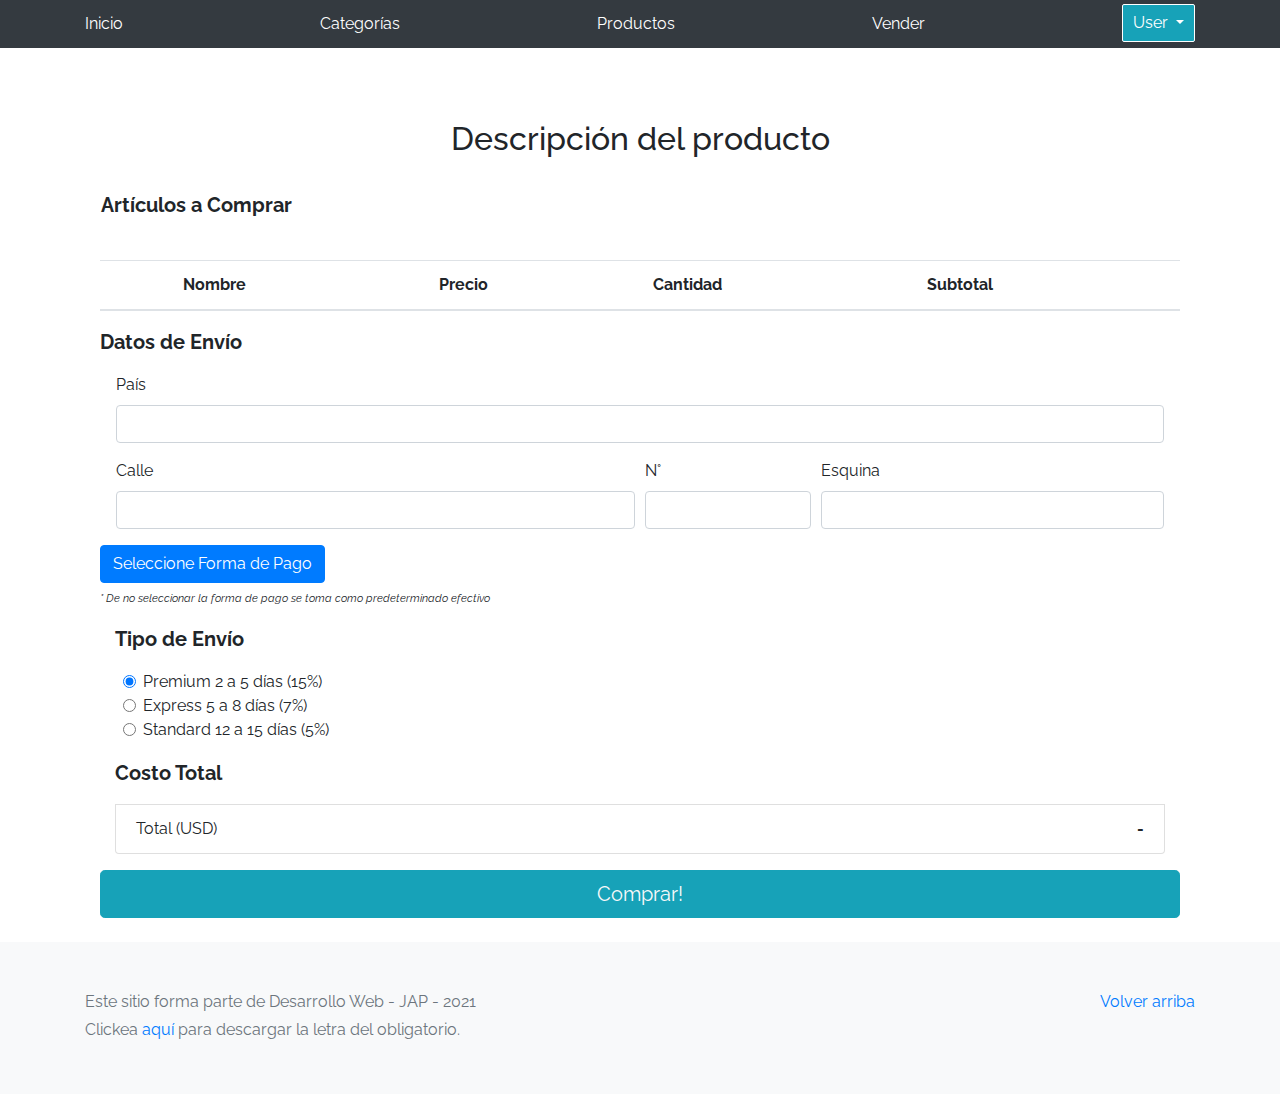
<file: cart.html>
<!DOCTYPE html>
<!-- saved from url=(0049)https://getbootstrap.com/docs/4.3/examples/album/ -->
<html lang="en">

<head>
  <meta http-equiv="Content-Type" content="text/html; charset=UTF-8">

  <meta name="viewport" content="width=device-width, initial-scale=1, shrink-to-fit=no">
  <meta name="description" content="">
  <title>eMercado - Todo lo que busques está aquí</title>

  <link rel="canonical" href="https://getbootstrap.com/docs/4.3/examples/album/">
  <link href="https://fonts.googleapis.com/css?family=Raleway:300,300i,400,400i,700,700i,900,900i" rel="stylesheet">

  <style>
    .bd-placeholder-img {
      font-size: 1.125rem;
      text-anchor: middle;
      -webkit-user-select: none;
      -moz-user-select: none;
      -ms-user-select: none;
      user-select: none;
    }

    @media (min-width: 768px) {
      .bd-placeholder-img-lg {
        font-size: 3.5rem;
      }
    }
  </style>
  <link href="css/bootstrap.min.css" rel="stylesheet">
  <link href="css/styles.css" rel="stylesheet">
  <link href="css/dropzone.css" rel="stylesheet">
</head>

<body>
  <nav class="site-header sticky-top py-1 bg-dark">
    <div class="container d-flex flex-column flex-md-row justify-content-between">
      <a class="py-2 d-none d-md-inline-block" href="home.html">Inicio</a>
      <a class="py-2 d-none d-md-inline-block" href="categories.html">Categorías</a>
      <a class="py-2 d-none d-md-inline-block" href="products.html">Productos</a>
      <a class="py-2 d-none d-md-inline-block" href="sell.html">Vender</a>
      <div class="dropdown">
        <a class="btn btn-info dropdown-toggle" href="#" id="usernav" role="button" id="dropdownMenuLink"
          data-toggle="dropdown" aria-haspopup="true" aria-expanded="false">
          User
        </a>

        <div class="dropdown-menu" aria-labelledby="dropdownMenuLink">
          <a class="dropdown-item" href="cart.html">Mi Carrito</a>
          <a class="dropdown-item" href="my-profile.html">Mi Perfil</a>
          <a class="dropdown-item" href="index.html" onclick="localStorage.removeItem('user');">Cerrar Sesión</a>
        </div>
      </div>
    </div>
  </nav>

  <main role="main">
    <div class="container mt-5">
      <h2 class="text-center p-4">Descripción del producto</h2>
      <p class="lead pl-3 font-weight-bold">Artículos a Comprar</p>
      <div class="container py-4">
        <table class="table">
          <thead>
            <tr>
              <th scope="col"></th>
              <th scope="col">Nombre</th>
              <th scope="col">Precio</th>
              <th scope="col">Cantidad</th>
              <th scope="col">Subtotal</th>
            </tr>
          </thead>
          <tbody id="carrito">


          </tbody>
        </table>
        <div>
          <p class="lead font-weight-bold">Datos de Envío</p>

          <form class="mx-3">
            <div class="form-row">
              <div class="form-group col-md-12">
                <label for="inputAddress2">País</label>
                <input type="text" class="form-control" id="pais" requiered>
              </div>
              <br>

              <div class="form-group col-md-6">
                <label for="inputCity">Calle</label>
                <input type="text" class="form-control" id="calle" required>
              </div>
              <div class="form-group col-md-2">
                <label for="inputZip">N°</label>
                <input type="text" class="form-control" id="num" required>
              </div>
              <div class="form-group col-md-4">
                <label for="inputCity">Esquina</label>
                <input type="text" class="form-control" id="esq" required>
              </div>

          </form>
        </div>

        <!-- Button trigger modal -->
        <button type="button" class="btn btn-primary mb-2" data-toggle="modal" data-target="#staticBackdrop">
          Seleccione Forma de Pago
        </button>
        <p class="font-italic" id="cartelFormaPago">* De no seleccionar la forma de pago se toma como predeterminado efectivo</p>

        <!-- Modal -->
        <div class="modal fade" id="staticBackdrop" data-backdrop="static" data-keyboard="false" tabindex="-1"
          aria-labelledby="staticBackdropLabel" aria-hidden="true">
          <div class="modal-dialog">
            <div class="modal-content">
              <div class="modal-header">
                <h4 class="modal-title" id="staticBackdropLabel">Forma de Pago</h4>
                <button type="button" class="close" data-dismiss="modal" aria-label="Close">
                  <span aria-hidden="true">&times;</span>
                </button>
              </div>
              <div class="modal-body">
                <div id="imput" class="pl-2">
                  <div class="form-check">
                    <input class="form-check-input" type="radio" name="pago" id="PagoEfectivo" value="option1" checked>
                    <label class="form-check-label" for="PagoEfectivo">
                      Efectivo
                    </label>
                  </div>
                  <div class="form-check">
                    <input class="form-check-input" type="radio" name="pago" id="pagoTarjeta" value="option2" onclick="tarjeta()">
                    <label class="form-check-label pb-2" for="pagoTarjeta">
                      Tarjeta
                    </label>
                    <div id="tarjeta"></div>
                  </div>
                </div>
              </div>
              <div class="modal-footer">
                <button type="button" class="btn btn-secondary" data-dismiss="modal">Cerrar</button>
                <button type="button" class="btn btn-info" onclick="validar()">Guardar cambios</button> 
              </div>
            </div>
          </div>
        </div>

        <div class="col-md-12 mb-3">
          <p class="lead font-weight-bold">Tipo de Envío</p>
          <div id="imput" class="pl-2" name="envio">
            <div class="form-check">
              <input class="form-check-input" type="radio" name="exampleRadios" id="premium" value="15%" onchange="calcularTotalCarrito(0.15)" checked>
              <label class="form-check-label" for="premium">
                Premium 2 a 5 días (15%)
              </label>
            </div>
            <div class="form-check">
              <input class="form-check-input" type="radio" name="exampleRadios" id="espress" value="7%" onchange="calcularTotalCarrito(0.07)">
              <label class="form-check-label" for="espress">
                Express 5 a 8 días (7%)
              </label>
            </div>
            <div class="form-check">
              <input class="form-check-input" type="radio" name="exampleRadios" id="standard" value="5%" onchange="calcularTotalCarrito(0.05)">
              <label class="form-check-label" for="standard">
                Standard 12 a 15 días (5%)
              </label>
            </div>
          </div>
        </div>



        <div class="col-md-12 mb-3">
          <p class="lead font-weight-bold">Costo Total</p>
         <!--  <button type="button" class="btn btn-primary mb-2" onclick=calcularTotalCarrito()>
            Calcular el costo total
          </button> -->
          <ul class="list-group-item d-flex justify-content-between">
            <span>Total (USD)</span>
            <strong id="totalCostText">-</strong>
          </ul>
        </div>

        <a type="button" id="comprar" class="btn btn-info btn-lg text-light btn-block mt-3">Comprar!</a>
        <div id="mod"></div>

      </div>
  </main>

  <footer class="text-muted bg-light">
    <div class="container">
      <p class="float-right">
        <a href="#">Volver arriba</a>
      </p>
      <p>Este sitio forma parte de Desarrollo Web - JAP - 2021</p>
      <p>Clickea <a target="_blank" href="Letra.pdf">aquí</a> para descargar la letra del obligatorio.</p>
    </div>
  </footer>

  <div id="spinner-wrapper">
    <div class="lds-ring">
      <div></div>
      <div></div>
      <div></div>
      <div></div>
    </div>
  </div>

  <script src="js/jquery-3.4.1.min.js"></script>
  <script src="js/bootstrap.bundle.min.js"></script>
  <script src="js/dropzone.js"></script>
  <script src="js/init.js"></script>
  <script src="js/cart.js"></script>
</body>

</html>
</file>
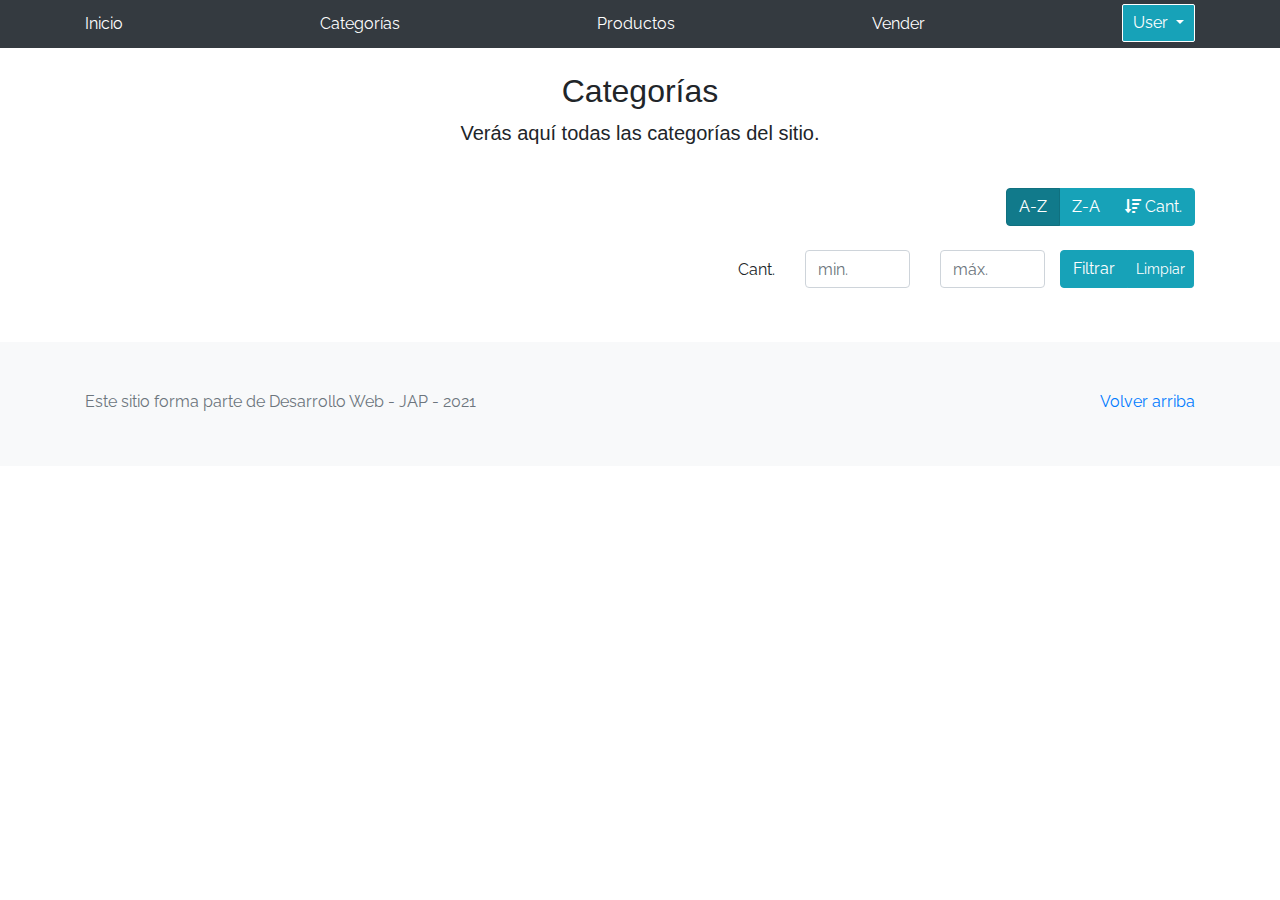
<file: categories.html>
<!DOCTYPE html>
<!-- saved from url=(0049)https://getbootstrap.com/docs/4.3/examples/album/ -->
<html lang="en">
  <head>
    <meta http-equiv="Content-Type" content="text/html; charset=UTF-8">
    <meta name="viewport" content="width=device-width, initial-scale=1, shrink-to-fit=no">
    <meta name="description" content="">
    <title>eMercado - Todo lo que busques está aquí</title>

    <link rel="canonical" href="https://getbootstrap.com/docs/4.3/examples/album/">
    <link href="https://fonts.googleapis.com/css?family=Raleway:300,300i,400,400i,700,700i,900,900i" rel="stylesheet">
    <link href="css/font-awesome.min.css" rel="stylesheet">

    <link href="css/bootstrap.min.css" rel="stylesheet">
    <link href="css/styles.css" rel="stylesheet">
  </head>
  <body>
    <nav class="site-header sticky-top py-1 bg-dark">
      <div class="container d-flex flex-column flex-md-row justify-content-between">
        <a class="py-2 d-none d-md-inline-block" href="home.html">Inicio</a>
        <a class="py-2 d-none d-md-inline-block" href="categories.html">Categorías</a>
        <a class="py-2 d-none d-md-inline-block" href="products.html">Productos</a>
        <a class="py-2 d-none d-md-inline-block" href="sell.html">Vender</a>
        <div class="dropdown">
          <a class="btn btn-info dropdown-toggle" href="#" id="usernav" role="button" id="dropdownMenuLink" data-toggle="dropdown" aria-haspopup="true" aria-expanded="false">
            User
          </a>
          
          <div class="dropdown-menu" aria-labelledby="dropdownMenuLink">
            <a class="dropdown-item" href="cart.html">Mi Carrito</a>
            <a class="dropdown-item" href="my-profile.html">Mi Perfil</a>
            <a class="dropdown-item" href="index.html" onclick="localStorage.removeItem('user');">Cerrar Sesión</a>
          </div>
        </div>
      </div>
    </nav>
    <main role="main" class="pb-5">
        <div class="text-center p-4">
            <h2>Categorías</h2>
            <p class="lead">Verás aquí todas las categorías del sitio.</p>
        </div>
        <div class="container">
            <div class="row">
                <div class="col text-right">
                    <div class="btn-group btn-group-toggle mb-4" data-toggle="buttons">
                        <label class="btn btn-info active" id="sortAsc" >
                            <input type="radio" name="options" autocomplete="off" checked>A-Z
                        </label>
                        <label class="btn btn-info" id="sortDesc" >
                            <input type="radio" name="options" autocomplete="off">Z-A
                        </label>
                        <label class="btn btn-info" id="sortByCount" >
                            <input type="radio" name="options" autocomplete="off"><i class="fas fa-sort-amount-down mr-1"></i>Cant.
                        </label>
                    </div>
                </div>
            </div>
            <div class="row justify-content-end">
              <div class="col-md-6"></div>
                <div class="col-md-6 col-sm-12 mb-1 container">
                  <div class="row container p-0 m-0">
                    <div class="col">
                      <p class="font-weight-normal text-right my-2">Cant.</p>
                    </div>
                    <div class="col">
                      <input class="form-control" type="number" placeholder="min." id="rangeFilterCountMin">
                    </div>
                    <div class="col">
                      <input class="form-control" type="number" placeholder="máx." id="rangeFilterCountMax">
                    </div>
                    <div class="col-3 p-0">
                      <div class="btn-group" role="group">
                        <button class="btn btn-info btn-block" id="rangeFilterCount">Filtrar</button>
                        <button class="btn btn-info btn-sm" id="clearRangeFilter">Limpiar</button>
                      </div>
                    </div>
                  </div>
                </div>
            </div>
            <div class="row">
                <div class="list-group" id="cat-list-container">
                </div>
            </div>
        </div>
    </main>
    <footer class="text-muted bg-light">
      <div class="container">
        <p class="float-right">
          <a href="#">Volver arriba</a>
        </p>
        <p>Este sitio forma parte de Desarrollo Web - JAP - 2021</p>
      </div>
    </footer>
    <div id="spinner-wrapper"><div class="lds-ring"><div></div><div></div><div></div><div></div></div></div>
    <script src="js/jquery-3.4.1.min.js"></script>
    <script src="js/bootstrap.bundle.min.js"></script>
    <script src="js/init.js"></script>
    <script src="js/categories.js"></script>
  </body>
</html>
</file>
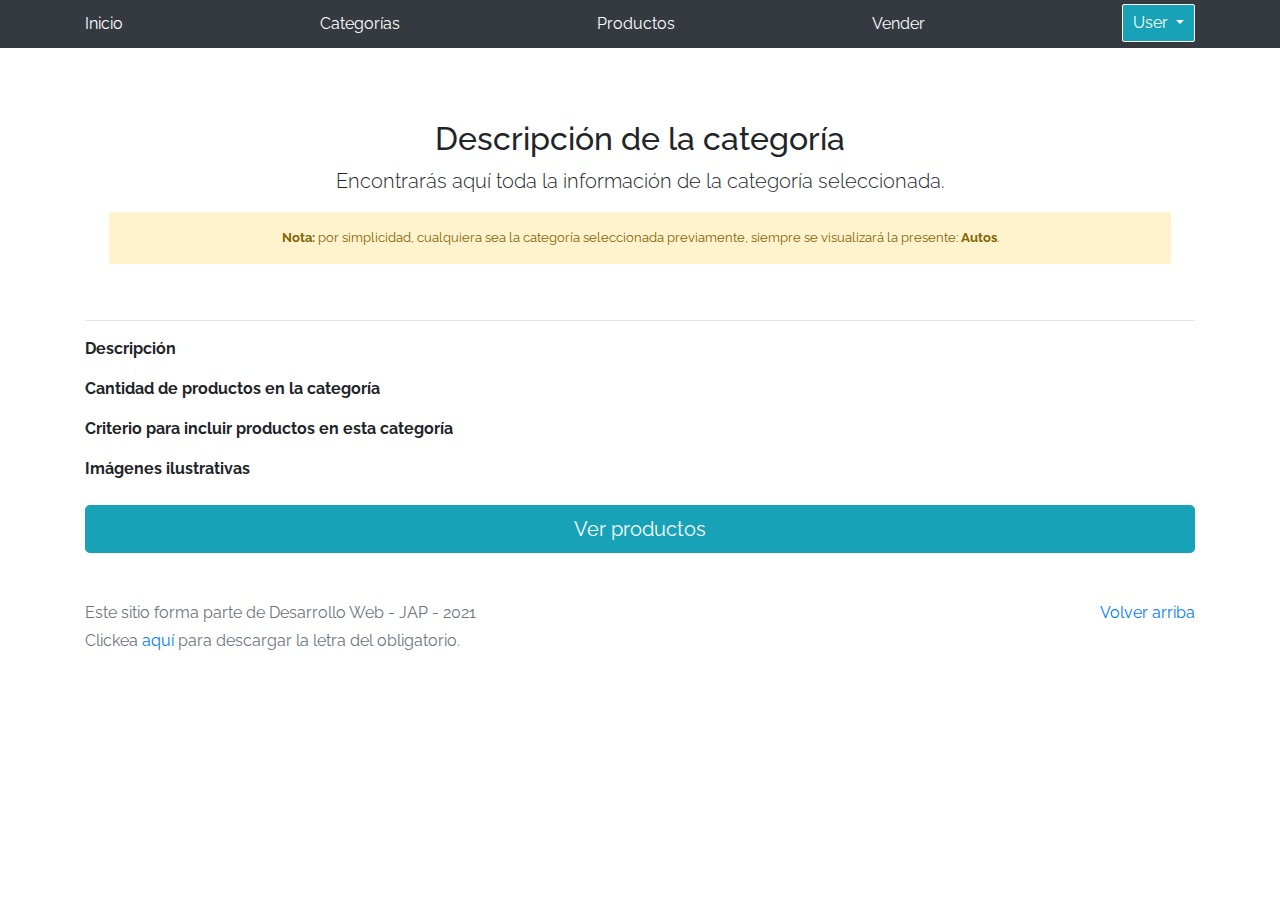
<file: category-info.html>
<!DOCTYPE html>
<!-- saved from url=(0049)https://getbootstrap.com/docs/4.3/examples/album/ -->
<html lang="en">

<head>
  <meta http-equiv="Content-Type" content="text/html; charset=UTF-8">
  <meta name="viewport" content="width=device-width, initial-scale=1, shrink-to-fit=no">
  <meta name="description" content="">
  <title>eMercado - Todo lo que busques está aquí</title>

  <link rel="canonical" href="https://getbootstrap.com/docs/4.3/examples/album/">
  <link href="https://fonts.googleapis.com/css?family=Raleway:300,300i,400,400i,700,700i,900,900i" rel="stylesheet">
  <!-- Bootstrap core CSS -->
  <link href="css/bootstrap.min.css" rel="stylesheet">
  <link href="css/styles.css" rel="stylesheet">
</head>

<body>
  <nav class="site-header sticky-top py-1 bg-dark">
    <div class="container d-flex flex-column flex-md-row justify-content-between">
      <a class="py-2 d-none d-md-inline-block" href="home.html">Inicio</a>
      <a class="py-2 d-none d-md-inline-block" href="categories.html">Categorías</a>
      <a class="py-2 d-none d-md-inline-block" href="products.html">Productos</a>
      <a class="py-2 d-none d-md-inline-block" href="sell.html">Vender</a>
      <div class="dropdown">
        <a class="btn btn-info dropdown-toggle" href="#" id="usernav" role="button" id="dropdownMenuLink" data-toggle="dropdown" aria-haspopup="true" aria-expanded="false">
          User
        </a>
        
        <div class="dropdown-menu" aria-labelledby="dropdownMenuLink">
          <a class="dropdown-item" href="cart.html">Mi Carrito</a>
          <a class="dropdown-item" href="my-profile.html">Mi Perfil</a>
          <a class="dropdown-item" href="index.html" onclick="localStorage.removeItem('user');">Cerrar Sesión</a>
        </div>
      </div>
    </div>
  </nav>

  <main role="main">
    <div class="container mt-5">
      <div class="text-center p-4">
        <h2>Descripción de la categoría</h2>
        <p class="lead">Encontrarás aquí toda la información de la categoría seleccionada.</p>
        <p class="small alert-warning py-3"><strong>Nota: </strong>por simplicidad, cualquiera sea la categoría
          seleccionada previamente, siempre se visualizará la presente: <strong>Autos</strong>.</p>
      </div>
      <h3 id="categoryName"></h3>
      <hr class="my-3">
      <dl>
        <dt>Descripción</dt>
        <dd>
          <p id="categoryDescription"></p>
        </dd>

        <dt>Cantidad de productos en la categoría</dt>
        <dd>
          <p id="productCount"></p>
        </dd>

        <dt>Criterio para incluir productos en esta categoría</dt>
        <dd>
          <p id="productCriteria"></p>
        </dd>

        <dt>Imágenes ilustrativas</dt>
        <dd>
          <div class="row text-center text-lg-left pt-2" id="productImagesGallery">
          </div>
        </dd>
      </dl>
      <a type="button" class="btn btn-info btn-lg btn-block" href="products.html">Ver productos</a>
    </div>
  </main>
  <footer class="text-muted">
    <div class="container">
      <p class="float-right">
        <a href="#">Volver arriba</a>
      </p>
      <p>Este sitio forma parte de Desarrollo Web - JAP - 2021</p>
      <p>Clickea <a target="_blank" href="Letra.pdf">aquí</a> para descargar la letra del obligatorio.</p>
    </div>
  </footer>
  <div id="spinner-wrapper">
    <div class="lds-ring">
      <div></div>
      <div></div>
      <div></div>
      <div></div>
    </div>
  </div>
  <script src="js/jquery-3.4.1.min.js"></script>
  <script src="js/bootstrap.bundle.min.js"></script>
  <script src="js/init.js"></script>
  <script src="js/category-info.js"></script>
</body>

</html>
</file>
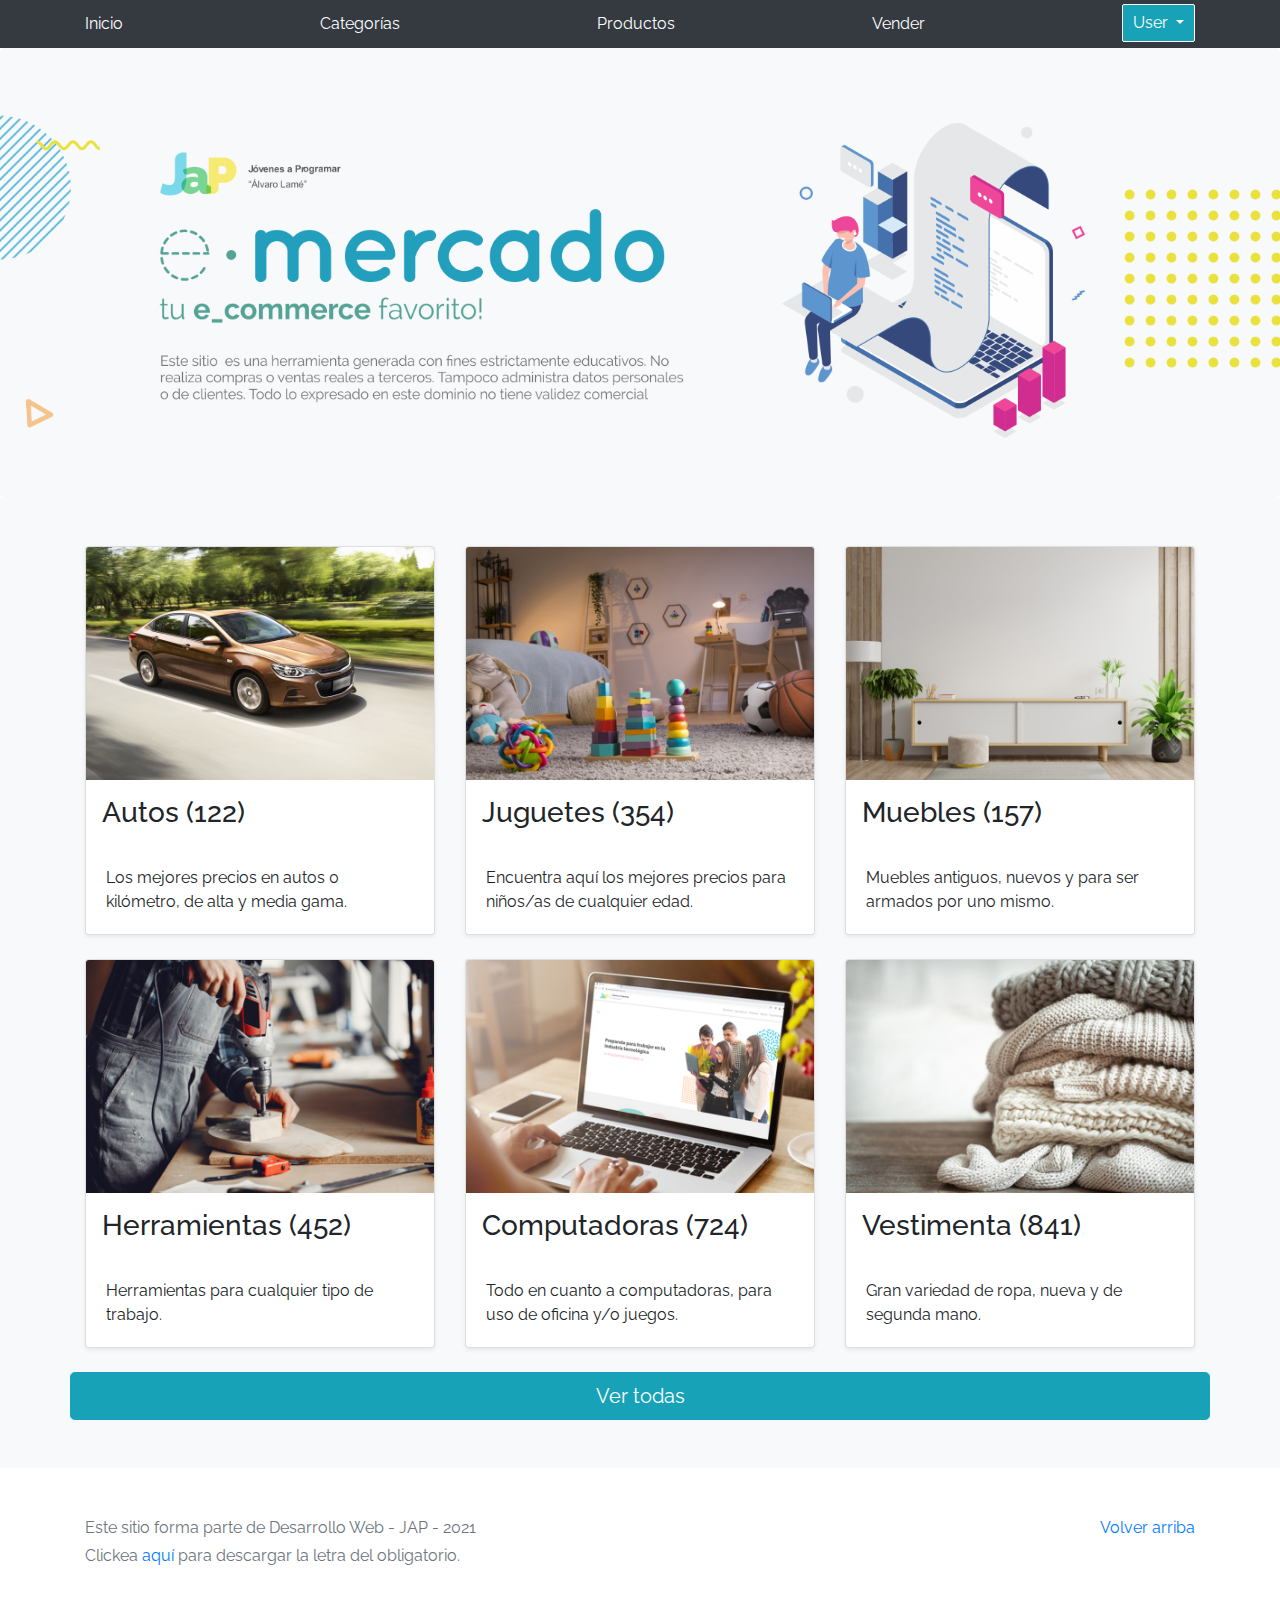
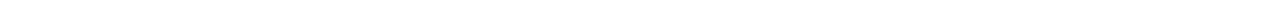
<file: home.html>
<!DOCTYPE html>
<!-- saved from url=(0049)https://getbootstrap.com/docs/4.3/examples/album/ -->
<html lang="en">
  <head>
    <meta http-equiv="Content-Type" content="text/html; charset=UTF-8">
    <meta name="viewport" content="width=device-width, initial-scale=1, shrink-to-fit=no">
    <meta name="description" content="">
    <title>eMercado - Todo lo que busques está aquí</title>

    <link rel="canonical" href="https://getbootstrap.com/docs/4.3/examples/album/">
    <link href="https://fonts.googleapis.com/css?family=Raleway:300,300i,400,400i,700,700i,900,900i" rel="stylesheet">
    <!-- Bootstrap core CSS -->
    <link href="css/bootstrap.min.css" rel="stylesheet">
    <link href="css/styles.css" rel="stylesheet">
  </head>
  <body>
    <nav class="site-header sticky-top py-1 bg-dark">
      <div class="container d-flex flex-column flex-md-row justify-content-between">
        <a class="py-2 d-none d-md-inline-block" href="home.html">Inicio</a>
        <a class="py-2 d-none d-md-inline-block" href="categories.html">Categorías</a>
        <a class="py-2 d-none d-md-inline-block" href="products.html">Productos</a>
        <a class="py-2 d-none d-md-inline-block" href="sell.html">Vender</a>
        <div class="dropdown">
          <a class="btn btn-info dropdown-toggle" href="#" id="usernav" role="button" id="dropdownMenuLink" data-toggle="dropdown" aria-haspopup="true" aria-expanded="false">
            User
          </a>
          
          <div class="dropdown-menu" aria-labelledby="dropdownMenuLink">
            <a class="dropdown-item" href="cart.html">Mi Carrito</a>
            <a class="dropdown-item" href="my-profile.html">Mi Perfil</a>
            <a class="dropdown-item" href="index.html" onclick="localStorage.removeItem('user');">Cerrar Sesión</a>
          </div>
        </div>
      </div>
    </nav>
    <main role="main">
      <section class="jumbotron text-center">
        <div class="col-md-12">
          <h1></h1>
        </div>
      </section>
      <div class="album py-5 bg-light">
        <div class="container">
          <div class="row">
            <div class="col-md-4">
              <a href="categories.html" class="card mb-4 shadow-sm custom-card">
                <img class="bd-placeholder-img card-img-top"  src="img/cat1.jpg">
                <h3 class="m-3">Autos (122)</h3>
                <div class="card-body">
                  <p class="card-text">Los mejores precios en autos 0 kilómetro, de alta y media gama.</p>
                </div>
              </a>
            </div>
            <div class="col-md-4">
                <a href="categories.html" class="card mb-4 shadow-sm custom-card">
                  <img class="bd-placeholder-img card-img-top" src="img/cat2.jpg">
                  <h3 class="m-3">Juguetes (354)</h3>
                  <div class="card-body">
                    <p class="card-text">Encuentra aquí los mejores precios para niños/as de cualquier edad.</p>
                  </div>
                </a>
            </div>
            <div class="col-md-4">
                <a href="categories.html" class="card mb-4 shadow-sm custom-card">
                  <img class="bd-placeholder-img card-img-top" src="img/cat3.jpg">
                  <h3 class="m-3">Muebles (157)</h3>
                  <div class="card-body">
                    <p class="card-text">Muebles antiguos, nuevos y para ser armados por uno mismo.</p>
                  </div>
                </a>
            </div>
            <div class="col-md-4">
                <a href="categories.html" class="card mb-4 shadow-sm custom-card">
                  <img class="bd-placeholder-img card-img-top" src="img/cat4.jpg">
                  <h3 class="m-3">Herramientas (452)</h3>
                  <div class="card-body">
                    <p class="card-text">Herramientas para cualquier tipo de trabajo.</p>
                  </div>
                </a>
            </div>
            <div class="col-md-4">
                <a href="categories.html" class="card mb-4 shadow-sm custom-card">
                  <img class="bd-placeholder-img card-img-top" src="img/cat5.jpg">
                  <h3 class="m-3">Computadoras (724)</h3>
                  <div class="card-body">
                    <p class="card-text">Todo en cuanto a computadoras, para uso de oficina y/o juegos.</p>
                  </div>
                </a>
            </div>
            <div class="col-md-4">
                <a href="categories.html" class="card mb-4 shadow-sm custom-card">
                  <img class="bd-placeholder-img card-img-top" src="img/cat6.jpg">
                  <h3 class="m-3">Vestimenta (841)</h3>
                  <div class="card-body">
                    <p class="card-text">Gran variedad de ropa, nueva y de segunda mano.</p>
                  </div>
                </a>
            </div>
          </div>
          <div class="row">
              <a type="button" class="btn btn-info btn-lg btn-block" href="categories.html">Ver todas</a>
          </div>
        </div>
      </div>
    </main>
    <footer class="text-muted">
      <div class="container">
        <p class="float-right">
          <a href="#">Volver arriba</a>
        </p>
        <p>Este sitio forma parte de Desarrollo Web - JAP - 2021</p>
        <p>Clickea <a target="_blank" href="Letra.pdf">aquí</a> para descargar la letra del obligatorio.</p>
      </div>
    </footer>
    <script src="js/jquery-3.4.1.min.js"></script>
    <script src="js/bootstrap.bundle.min.js"></script>
    <script src="js/init.js"></script>
  </body>
</html>
</file>
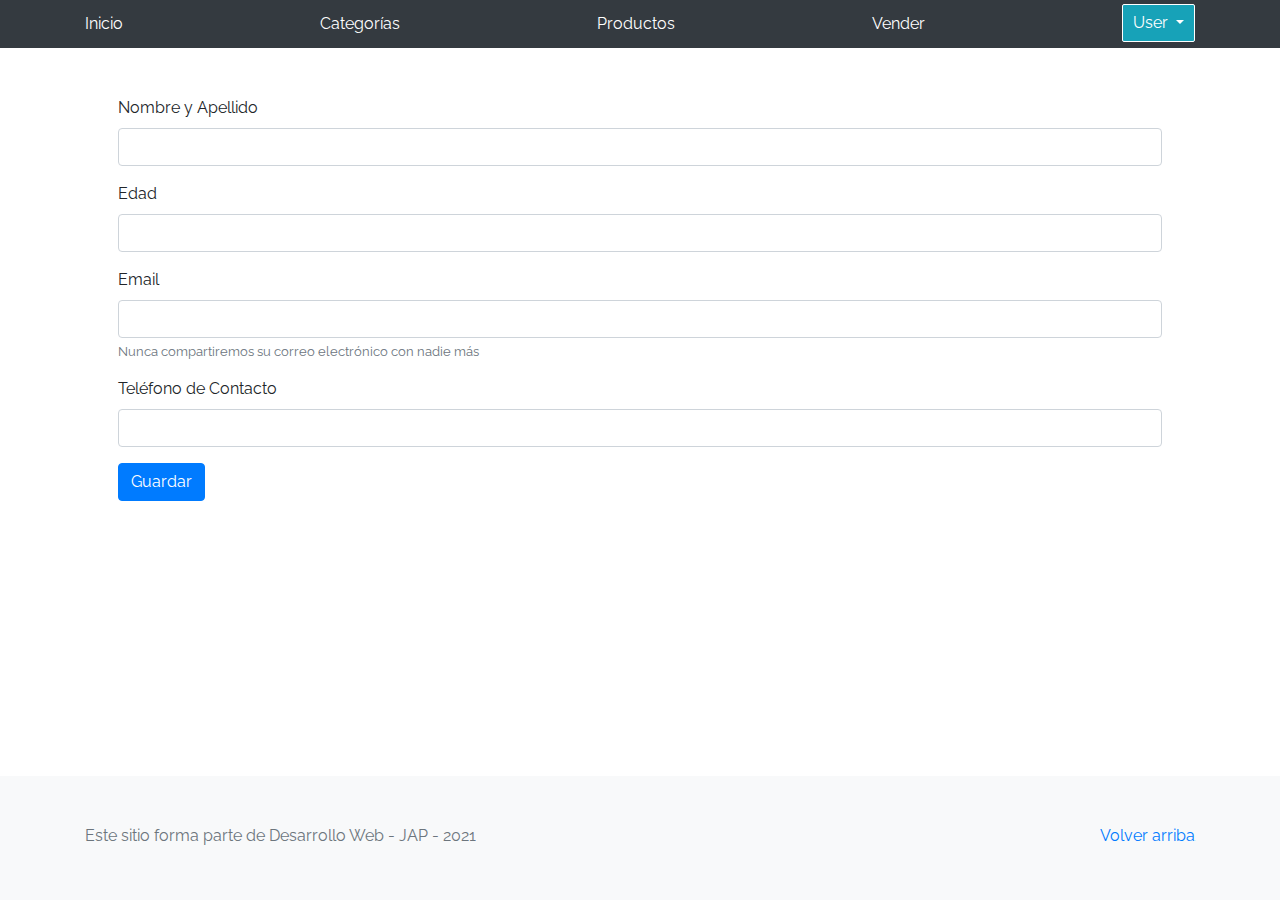
<file: my-profile.html>
<!DOCTYPE html>
<!-- saved from url=(0049)https://getbootstrap.com/docs/4.3/examples/album/ -->
<html lang="en">

<head>
  <meta http-equiv="Content-Type" content="text/html; charset=UTF-8">

  <meta name="viewport" content="width=device-width, initial-scale=1, shrink-to-fit=no">
  <meta name="description" content="">
  <title>eMercado - Todo lo que busques está aquí</title>

  <link rel="canonical" href="https://getbootstrap.com/docs/4.3/examples/album/">
  <link href="https://fonts.googleapis.com/css?family=Raleway:300,300i,400,400i,700,700i,900,900i" rel="stylesheet">

  <style>
    .bd-placeholder-img {
      font-size: 1.125rem;
      text-anchor: middle;
      -webkit-user-select: none;
      -moz-user-select: none;
      -ms-user-select: none;
      user-select: none;
    }

    @media (min-width: 768px) {
      .bd-placeholder-img-lg {
        font-size: 3.5rem;
      }
    }
  </style>
  <link href="css/bootstrap.min.css" rel="stylesheet">
  <link href="css/styles.css" rel="stylesheet">
  <link href="css/dropzone.css" rel="stylesheet">
</head>

<body>
  <nav class="site-header sticky-top py-1 bg-dark">
    <div class="container d-flex flex-column flex-md-row justify-content-between">
      <a class="py-2 d-none d-md-inline-block" href="home.html">Inicio</a>
      <a class="py-2 d-none d-md-inline-block" href="categories.html">Categorías</a>
      <a class="py-2 d-none d-md-inline-block" href="products.html">Productos</a>
      <a class="py-2 d-none d-md-inline-block" href="sell.html">Vender</a>
      <div class="dropdown">
        <a class="btn btn-info dropdown-toggle" href="#" id="usernav" role="button" id="dropdownMenuLink" data-toggle="dropdown" aria-haspopup="true" aria-expanded="false">
          User
        </a>
        
        <div class="dropdown-menu" aria-labelledby="dropdownMenuLink">
          <a class="dropdown-item" href="cart.html">Mi Carrito</a>
          <a class="dropdown-item" href="my-profile.html">Mi Perfil</a>
          <a class="dropdown-item" href="index.html" onclick="localStorage.removeItem('user');">Cerrar Sesión</a>
        </div>
      </div>
    </div>
  </nav>
  <div class="container p-5">
      <form>
        <div class="form-group">
          <label for="inputAddress2" >Nombre y Apellido</label>
          <input type="text" class="form-control" id="name">
        </div>
        <div class="form-group">
          <label for="inputAddress2" >Edad</label>
          <input type="text" class="form-control" id="age">
        </div>
        <div class="form-group">
          <label for="exampleInputEmail1">Email</label>
          <input type="email" class="form-control" id="email" aria-describedby="emailHelp">
          <small id="emailHelp" class="form-text text-muted">Nunca compartiremos su correo electrónico con nadie más</small>
        </div>
        <div class="form-group">
          <label for="inputAddress2">Teléfono de Contacto</label>
          <input type="text" class="form-control" id="tel">
        </div>
        <button type="submit" onclick="guardar()" class="btn btn-primary">Guardar</button>
      </form>
  </div>
  <footer class="text-muted bg-light fixed-bottom">
    <div class="container">
      <p class="float-right">
        <a href="#">Volver arriba</a>
      </p>
      <p>Este sitio forma parte de Desarrollo Web - JAP - 2021</p>
    </div>
  </footer>
  <div class="alert fade alert-success" role="alert" id="alertResult">
    <span id="resultSpan"></span>
    <button type="button" class="close" data-dismiss="alert" aria-label="Close">
      <span aria-hidden="true">&times;</span>
    </button>
  </div>
  <div id="spinner-wrapper">
    <div class="lds-ring">
      <div></div>
      <div></div>
      <div></div>
      <div></div>
    </div>
  </div>
  <script src="js/jquery-3.4.1.min.js"></script>
  <script src="js/bootstrap.bundle.min.js"></script>
  <script src="js/dropzone.js"></script>
  <script src="js/init.js"></script>
  <script src="js/my-profile.js"></script>
</body>

</html>
</file>
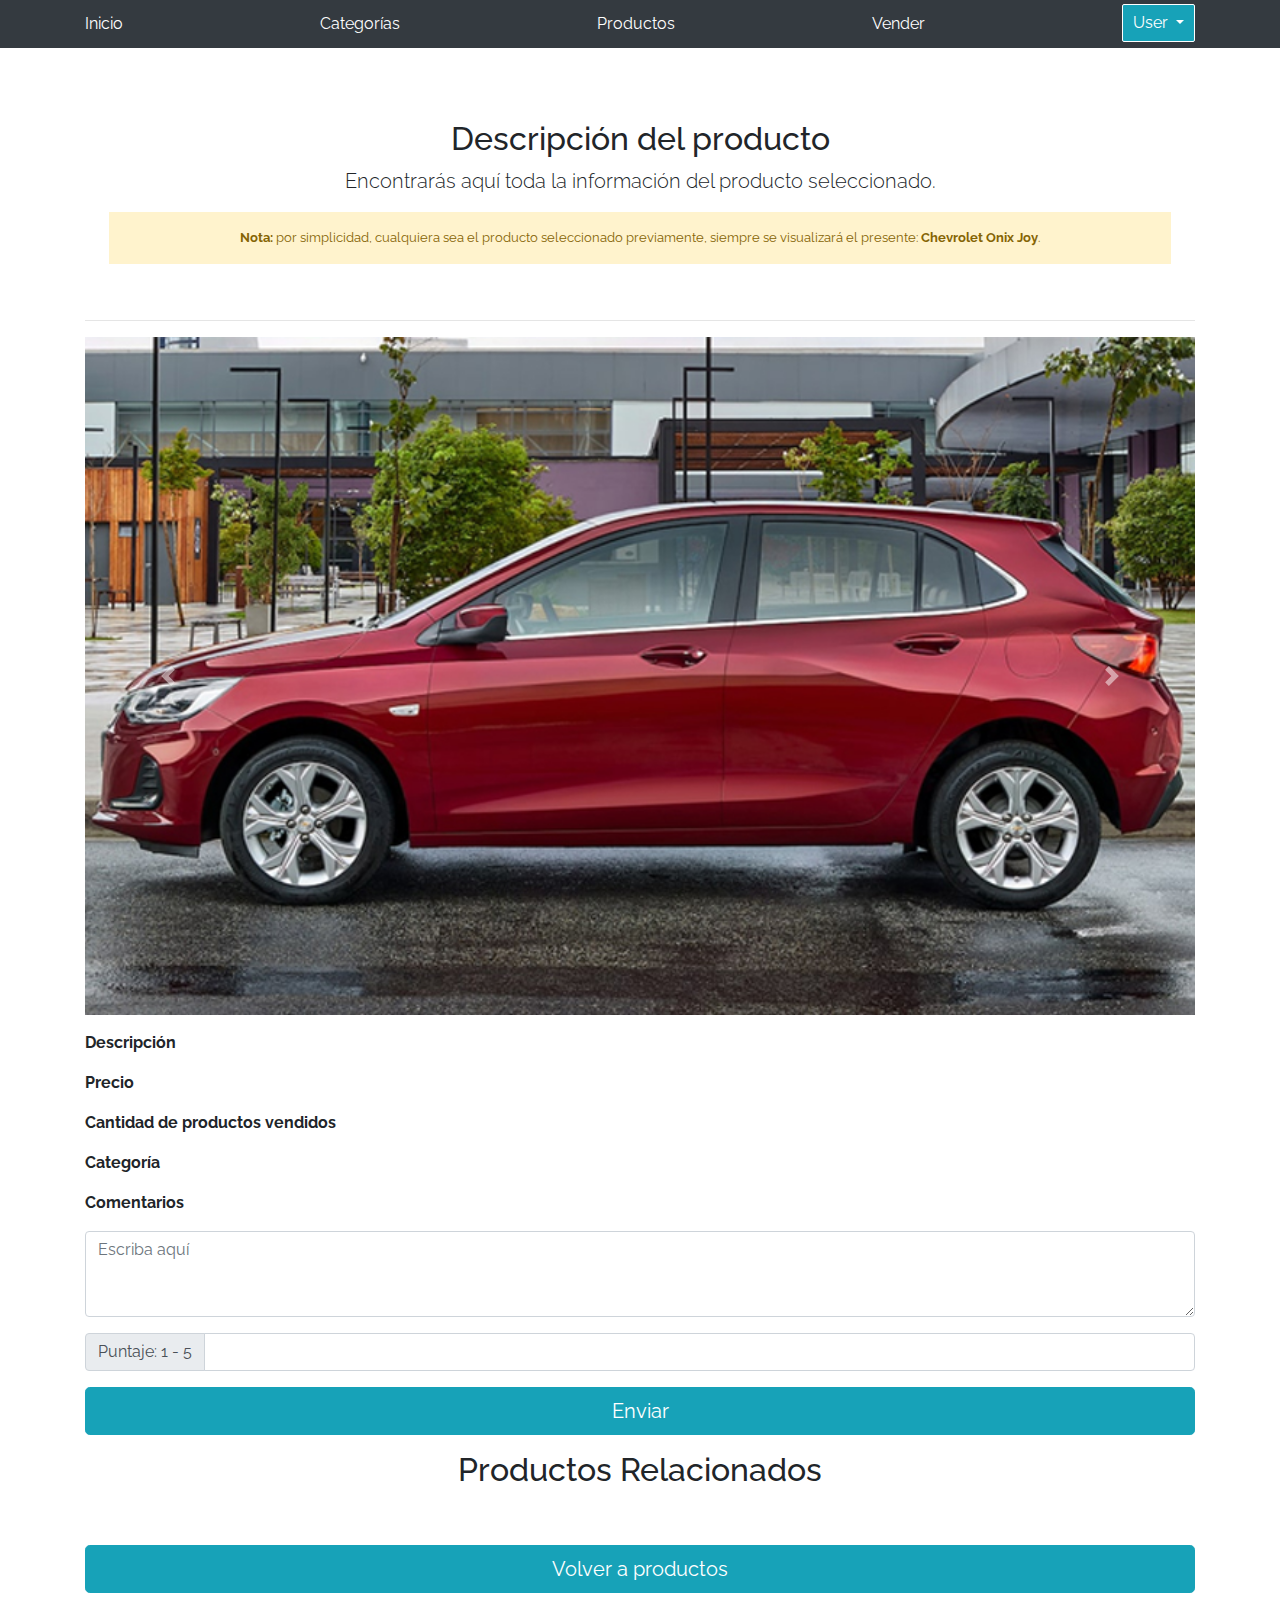
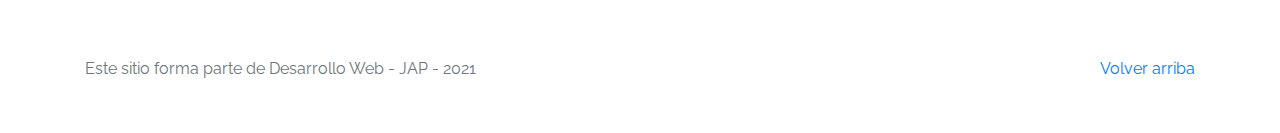
<file: product-info.html>
<!DOCTYPE html>
<!-- saved from url=(0049)https://getbootstrap.com/docs/4.3/examples/album/ -->
<html lang="en">

<head>
  <meta http-equiv="Content-Type" content="text/html; charset=UTF-8">
  <meta name="viewport" content="width=device-width, initial-scale=1, shrink-to-fit=no">
  <meta name="description" content="">
  <title>eMercado - Todo lo que busques está aquí</title>

  <link rel="canonical" href="https://getbootstrap.com/docs/4.3/examples/album/">
  <link href="https://fonts.googleapis.com/css?family=Raleway:300,300i,400,400i,700,700i,900,900i" rel="stylesheet">
  <link href="css/font-awesome.min.css" rel="stylesheet">
  <link rel="stylesheet" href="https://cdnjs.cloudflare.com/ajax/libs/font-awesome/4.7.0/css/font-awesome.min.css">
  <link href="css/bootstrap.min.css" rel="stylesheet">
  <link href="css/styles.css" rel="stylesheet">
</head>

<body>
  <nav class="site-header sticky-top py-1 bg-dark">
    <div class="container d-flex flex-column flex-md-row justify-content-between">
      <a class="py-2 d-none d-md-inline-block" href="home.html">Inicio</a>
      <a class="py-2 d-none d-md-inline-block" href="categories.html">Categorías</a>
      <a class="py-2 d-none d-md-inline-block" href="products.html">Productos</a>
      <a class="py-2 d-none d-md-inline-block" href="sell.html">Vender</a>
      <div class="dropdown">
        <a class="btn btn-info dropdown-toggle" href="#" id="usernav" role="button" id="dropdownMenuLink"
          data-toggle="dropdown" aria-haspopup="true" aria-expanded="false">
          User
        </a>
        <div class="dropdown-menu" aria-labelledby="dropdownMenuLink">
          <a class="dropdown-item" href="cart.html">Mi Carrito</a>
          <a class="dropdown-item" href="my-profile.html">Mi Perfil</a>
          <a class="dropdown-item" href="index.html" onclick="localStorage.removeItem('user');">Cerrar Sesión</a>
        </div>
      </div>
    </div>
  </nav>

  <main role="main">
    <div class="container mt-5">
      <div class="text-center p-4">
        <h2>Descripción del producto</h2>
        <p class="lead">Encontrarás aquí toda la información del producto seleccionado.</p>
        <p class="small alert-warning py-3"><strong>Nota: </strong>por simplicidad, cualquiera sea el producto
          seleccionado previamente, siempre se visualizará el presente: <strong>Chevrolet Onix Joy</strong>.</p>
      </div>
      <h1 id="productName" class="font-weight-bold"></h1>
      <hr class="my-3">
      <!-- CARRUSEL -->
      <div id="carouselExampleControls" class="carousel slide" data-ride="carousel">
        <div class="carousel-inner">
          <div class="carousel-item active">
            <img class="d-block w-100" src="./img/prod1.jpg" alt="First slide">
          </div>
          <div class="carousel-item">
            <img class="d-block w-100" src="./img/prod1_1.jpg" alt="Second slide">
          </div>
          <div class="carousel-item">
            <img class="d-block w-100" src="./img/prod1_2.jpg" alt="Third slide">
          </div>
          <div class="carousel-item">
            <img class="d-block w-100" src="./img/prod1_3.jpg" alt="Third slide">
          </div>
          <div class="carousel-item">
            <img class="d-block w-100" src="./img/prod1_4.jpg" alt="Third slide">
          </div>
        </div>
        <a class="carousel-control-prev" href="#carouselExampleControls" role="button" data-slide="prev">
          <span class="carousel-control-prev-icon" aria-hidden="true"></span>
          <span class="sr-only">ANTERIOR</span>
        </a>
        <a class="carousel-control-next" href="#carouselExampleControls" role="button" data-slide="next">
          <span class="carousel-control-next-icon" aria-hidden="true"></span>
          <span class="sr-only">SIGUIENTE</span>
        </a>
      </div>

      <dl>
        <dt class="pt-3">Descripción</dt>
        <dd>
          <p id="productDescription"></p>
        </dd>

        <dt>Precio</dt>
        <dd>
          <p id="price"></p>
        </dd>

        <dt>Cantidad de productos vendidos</dt>
        <dd>
          <p id="soldCount"></p>
        </dd>

        <dt>Categoría</dt>
        <dd>
          <p id="category"></p>
        </dd>

        <!-- Grupal-->
        <dt class="pb-3">Comentarios</dt>
        <div class="form-group">
          <div class="form-group">
            <textarea id="text-area" class="form-control" rows="3" placeholder="Escriba aquí"></textarea>
          </div>
          <div class="input-group mb-3">
            <div class="input-group-prepend">
              <span class="input-group-text">Puntaje: 1 - 5</span>
            </div>
            <input type="text" class="form-control" id="input" aria-label="Sizing example input"
              aria-describedby="input">
          </div>
          <button id="submmit" class="btn btn-info btn-lg btn-block">Enviar</button>
        </div>

        <div id="card1"></div>
        <div id="divComentario"></div>

        <dt class="pb-3 text-center"><h2>Productos Relacionados</h2></dt>
        <div class="row">
          <div class="container-fluid d-flex p-3" id="prod-list-container1">
          </div>
      </div> 
       
      <a type="button" class="btn btn-info btn-lg btn-block" href="products.html">Volver a productos</a>

      </dl>
    </div>
  </main>

  <footer class="text-muted">
    <div class="container">
      <p class="float-right">
        <a href="#">Volver arriba</a>
      </p>
      <p>Este sitio forma parte de Desarrollo Web - JAP - 2021</p>
    </div>
  </footer>
  <div id="spinner-wrapper">
    <div class="lds-ring">
      <div></div>
      <div></div>
      <div></div>
      <div></div>
    </div>
  </div>
  <script src="js/jquery-3.4.1.min.js"></script>
  <script src="js/bootstrap.bundle.min.js"></script>
  <script src="js/init.js"></script>
  <script src="js/product-info.js"></script>
  <script src="js/products.js"></script>
</body>

</html>
</file>
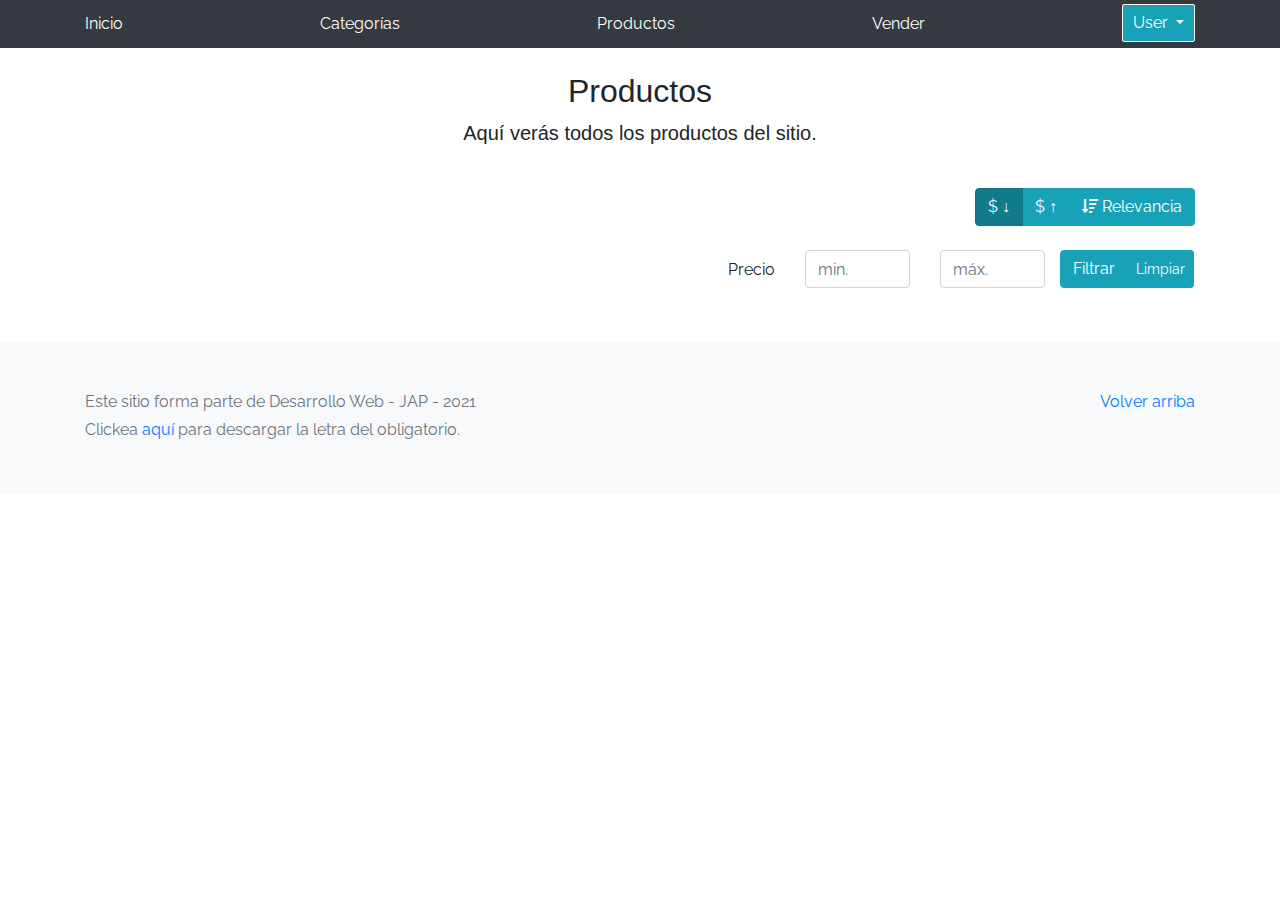
<file: products.html>
<!DOCTYPE html>
<!-- saved from url=(0049)https://getbootstrap.com/docs/4.3/examples/album/ -->
<html lang="en">
  <head>
    <meta http-equiv="Content-Type" content="text/html; charset=UTF-8">
    <meta name="viewport" content="width=device-width, initial-scale=1, shrink-to-fit=no">
    <meta name="description" content="">
    <title>eMercado - Todo lo que busques está aquí</title>

    <link rel="canonical" href="https://getbootstrap.com/docs/4.3/examples/album/">
    <link href="https://fonts.googleapis.com/css?family=Raleway:300,300i,400,400i,700,700i,900,900i" rel="stylesheet">
    <link href="css/font-awesome.min.css" rel="stylesheet">
    <link href="css/bootstrap.min.css" rel="stylesheet">
    <link href="css/styles.css" rel="stylesheet">
  </head>
  <body>
    <nav class="site-header sticky-top py-1 bg-dark">
      <div class="container d-flex flex-column flex-md-row justify-content-between">
        <a class="py-2 d-none d-md-inline-block" href="home.html">Inicio</a>
        <a class="py-2 d-none d-md-inline-block" href="categories.html">Categorías</a>
        <a class="py-2 d-none d-md-inline-block" href="products.html">Productos</a>
        <a class="py-2 d-none d-md-inline-block" href="sell.html">Vender</a>
        <div class="dropdown">
          <a class="btn btn-info dropdown-toggle" href="#" id="usernav" role="button" id="dropdownMenuLink" data-toggle="dropdown" aria-haspopup="true" aria-expanded="false">
            User
          </a>
          
          <div class="dropdown-menu" aria-labelledby="dropdownMenuLink">
            <a class="dropdown-item" href="cart.html">Mi Carrito</a>
            <a class="dropdown-item" href="my-profile.html">Mi Perfil</a>
            <a class="dropdown-item" href="index.html" onclick="localStorage.removeItem('user');">Cerrar Sesión</a>
          </div>
        </div>
      </div>
    </nav>
    <main role="main" class="pb-5">
      <div class="text-center p-4">
          <h2>Productos</h2>
          <p class="lead">Aquí verás todos los productos del sitio.</p>
      </div>
      <div class="container">
          <div class="row">
              <div class="col text-right">
                  <div class="btn-group btn-group-toggle mb-4" data-toggle="buttons">
                      <label class="btn btn-info active" id="sortAsc" >
                          <input type="radio" name="options" autocomplete="off" checked>$ ↓
                      </label>
                      <label class="btn btn-info" id="sortDesc" >
                          <input type="radio" name="options" autocomplete="off">$ ↑
                      </label>
                      <label class="btn btn-info" id="sortByCount" >
                        <input type="radio" name="options" autocomplete="off"><i class="fas fa-sort-amount-down mr-1"></i>Relevancia
                    </label>
                  </div>
              </div>
          </div>
          <div class="row justify-content-end">
            <div class="col-md-6"></div>
              <div class="col-md-6 col-sm-12 mb-1 container">
                <div class="row container p-0 m-0">
                  <div class="col">
                    <p class="font-weight-normal text-right my-2">Precio</p>
                  </div>
                  <div class="col">
                    <input class="form-control" type="number" placeholder="min." id="rangeFilterCountMin">
                  </div>
                  <div class="col">
                    <input class="form-control" type="number" placeholder="máx." id="rangeFilterCountMax">
                  </div>
                  <div class="col-3 p-0">
                    <div class="btn-group" role="group">
                      <button class="btn btn-info btn-block" id="rangeFilterCount">Filtrar</button>
                      <button class="btn btn-info btn-sm" id="clearRangeFilter">Limpiar</button>
                    </div>
                  </div>
                </div>
              </div>
          </div>
        
            <div class="row container" id="prod-list-container">
            
          </div>
      </div>
    </main>
    <footer class="text-muted bg-light">
      <div class="container">
        <p class="float-right">
          <a href="#">Volver arriba</a>
        </p>
        <p>Este sitio forma parte de Desarrollo Web - JAP - 2021</p>
        <p>Clickea <a target="_blank" href="Letra.pdf">aquí</a> para descargar la letra del obligatorio.</p>
      </div>
    </footer>
    <div id="spinner-wrapper"><div class="lds-ring"><div></div><div></div><div></div><div></div></div></div>
    <script src="js/jquery-3.4.1.min.js"></script>
    <script src="js/bootstrap.bundle.min.js"></script>
    <script src="js/init.js"></script>
    <script src="js/products.js"></script>
  </body>
</html>
</file>
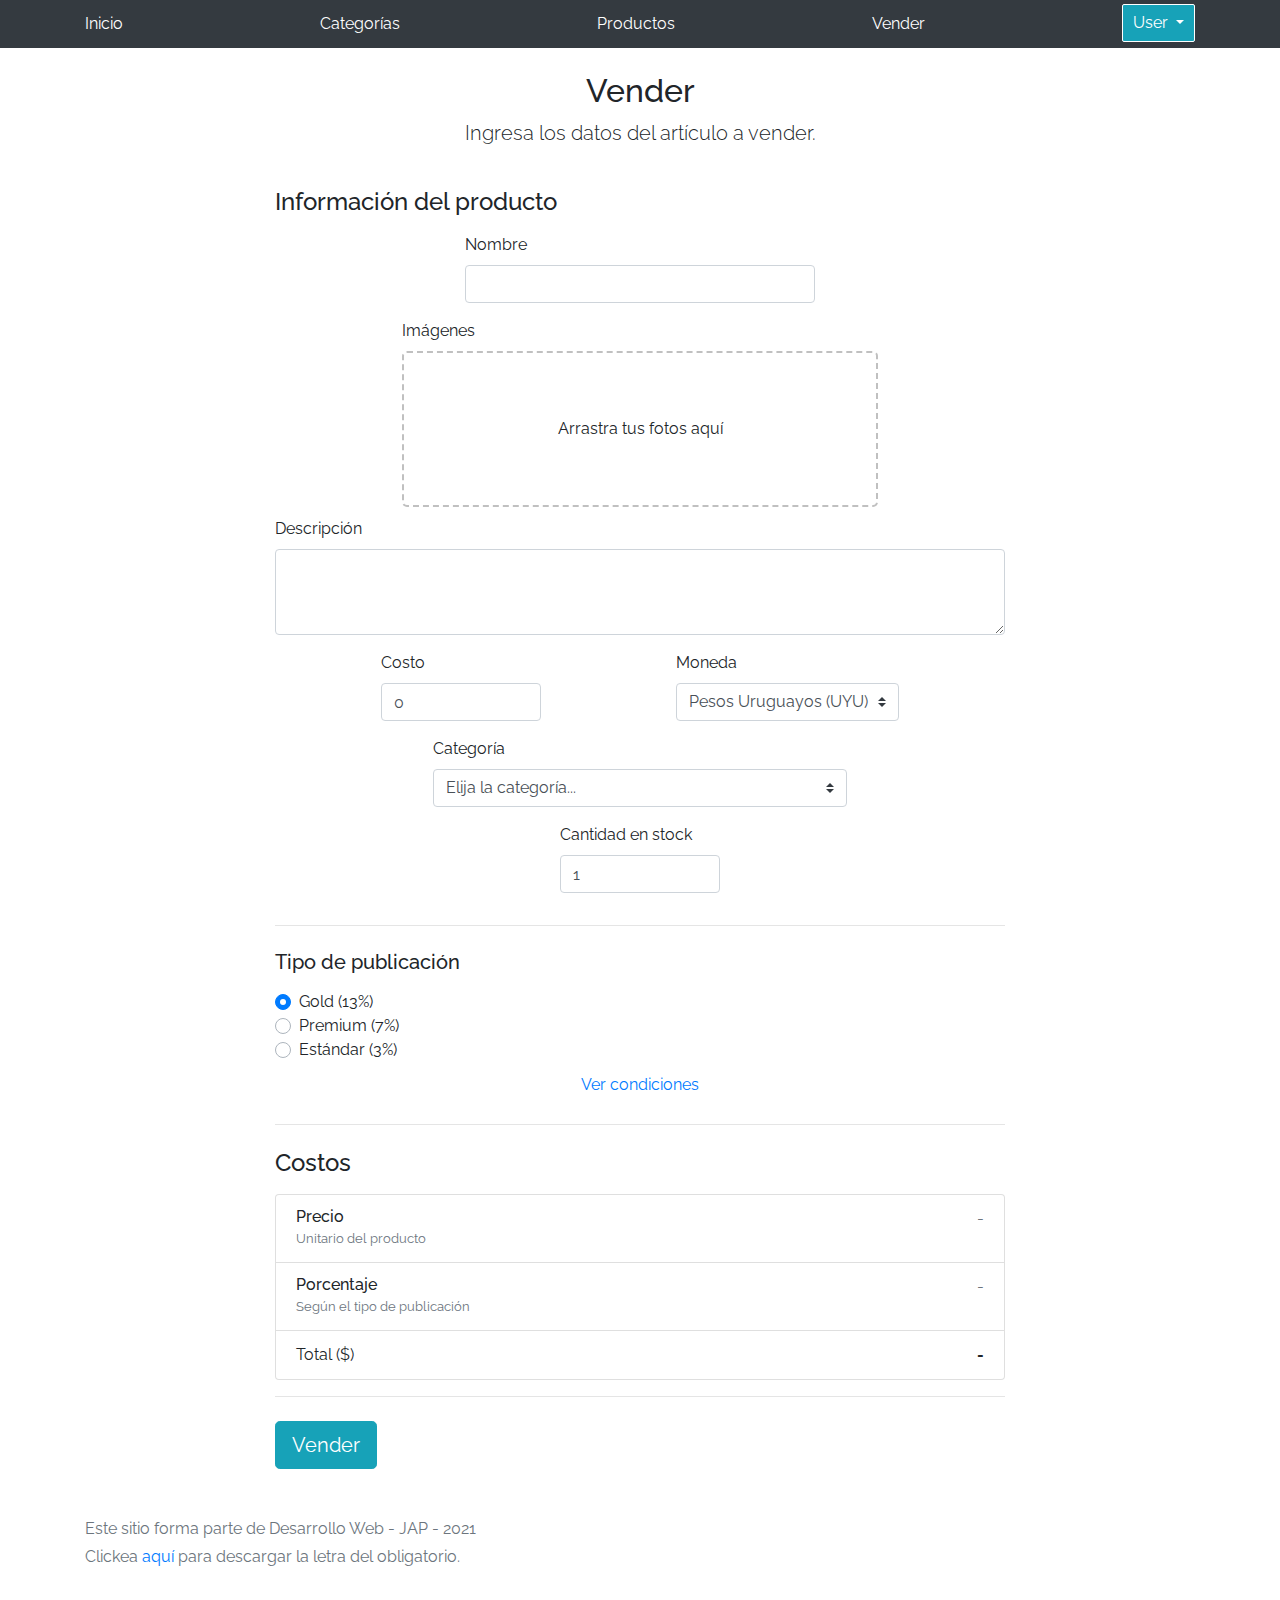
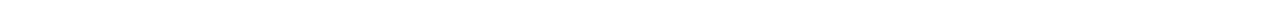
<file: sell.html>
<!DOCTYPE html>
<!-- saved from url=(0049)https://getbootstrap.com/docs/4.3/examples/album/ -->
<html lang="en"><head><meta http-equiv="Content-Type" content="text/html; charset=UTF-8">
    
    <meta name="viewport" content="width=device-width, initial-scale=1, shrink-to-fit=no">
    <meta name="description" content="">
    <title>eMercado - Todo lo que busques está aquí</title>

    <link rel="canonical" href="https://getbootstrap.com/docs/4.3/examples/album/">
    <link href="https://fonts.googleapis.com/css?family=Raleway:300,300i,400,400i,700,700i,900,900i" rel="stylesheet">

    <style>
      .bd-placeholder-img {
        font-size: 1.125rem;
        text-anchor: middle;
        -webkit-user-select: none;
        -moz-user-select: none;
        -ms-user-select: none;
        user-select: none;
      }

      @media (min-width: 768px) {
        .bd-placeholder-img-lg {
          font-size: 3.5rem;
        }
      }
    </style>
    <link href="css/bootstrap.min.css" rel="stylesheet">
    <link href="css/styles.css" rel="stylesheet">
    <link href="css/dropzone.css" rel="stylesheet">
  </head>
  <body>
    <nav class="site-header sticky-top py-1 bg-dark">
      <div class="container d-flex flex-column flex-md-row justify-content-between">
        <a class="py-2 d-none d-md-inline-block" href="home.html">Inicio</a>
        <a class="py-2 d-none d-md-inline-block" href="categories.html">Categorías</a>
        <a class="py-2 d-none d-md-inline-block" href="products.html">Productos</a>
        <a class="py-2 d-none d-md-inline-block" href="sell.html">Vender</a>
        <div class="dropdown">
          <a class="btn btn-info dropdown-toggle" href="#" id="usernav" role="button" id="dropdownMenuLink" data-toggle="dropdown" aria-haspopup="true" aria-expanded="false">
            User
          </a>
          
          <div class="dropdown-menu" aria-labelledby="dropdownMenuLink">
            <a class="dropdown-item" href="cart.html">Mi Carrito</a>
            <a class="dropdown-item" href="my-profile.html">Mi Perfil</a>
            <a class="dropdown-item" href="index.html" onclick="localStorage.removeItem('user');">Cerrar Sesión</a>
          </div>
        </div>
      </div>
    </nav>
      <div class="container">
        <div class="text-center p-4">
          <h2>Vender</h2>
          <p class="lead">Ingresa los datos del artículo a vender.</p>
        </div>
        <div class="row justify-content-md-center">
          <div class="col-md-8 order-md-1">
            <h4 class="mb-3">Información del producto</h4>
            <form class="needs-validation" id="sell-info">
              <div class="row">
                <div class="col-md-6 mb-3">
                  <label for="productName">Nombre</label>
                  <input type="text" class="form-control" id="productName" placeholder="" value="" >
                  <div class="invalid-feedback">
                    Ingresa un nombre
                  </div>
                </div>
              </div>
              <div class="row">
                <div class="col-md-8 order-md-1">
                    <label for="zip">Imágenes</label>
                    <div class="needsclick dz-clickable" id="file-upload">
                      <div class="dz-message needsclick">
                        Arrastra tus fotos aquí<br>
                      </div>
                    </div>
                </div>
              </div>
              <div class="row">
                  <div class="col-md-12 mb-3">
                      <label for="productDescription">Descripción</label>
                      <textarea class="form-control" id="productDescription" rows="3"></textarea>
                  </div>
                </div>
              <div class="row">
                <div class="col-md-3 mb-3">
                  <label for="zip">Costo</label>
                  <input type="number" class="form-control" id="productCostInput" placeholder="" required="" value="0" min="0">
                  <div class="invalid-feedback">
                    El costo debe ser mayor que 0.
                  </div>
                </div>
                <div class="col-md-4 mb-3">
                    <label for="state">Moneda</label>
                    <select class="custom-select d-block w-100" id="productCurrency" required="">
                      <option selected>Pesos Uruguayos (UYU)</option>
                      <option>Dólares (USD)</option>
                    </select>
                    <div class="invalid-feedback">
                      Ingresa una categoría válida.
                    </div>
                  </div>
              </div>
              <div class="row">
                  <div class="col-md-7 mb-3">
                  <label for="state">Categoría</label>
                  <select class="custom-select d-block w-100" id="productCategory">
                    <option value="">Elija la categoría...</option>
                    <option>Autos</option>
                    <option>Juguetes</option>
                    <option>Muebles</option>
                    <option>Herramientas</option>
                    <option>Computadoras</option>
                    <option>Vestimenta</option>
                  </select>
                  <div class="invalid-feedback">
                    Por favor ingresa una categoría válida.
                  </div>
                </div>
              </div>
              <div class="row">
                  <div class="col-md-3 mb-3">
                    <label for="productCountInput">Cantidad en stock</label>
                    <input type="number" class="form-control" id="productCountInput" placeholder="" required="" value="1" min="0">
                    <div class="invalid-feedback">
                      La cantidad es requerida.
                    </div>
                  </div>
                </div>
              <hr class="mb-4">
              <h5 class="mb-3">Tipo de publicación</h5>
              <div class="d-block my-3">
                <div class="custom-control custom-radio">
                  <input id="goldradio" name="publicationType" type="radio" class="custom-control-input" checked="" required="">
                  <label class="custom-control-label" for="goldradio">Gold (13%)</label>
                </div>
                <div class="custom-control custom-radio">
                  <input id="premiumradio" name="publicationType" type="radio" class="custom-control-input" required="">
                  <label class="custom-control-label" for="premiumradio">Premium (7%)</label>
                </div>
                <div class="custom-control custom-radio">
                  <input id="standardradio" name="publicationType" type="radio" class="custom-control-input" required="">
                  <label class="custom-control-label" for="standardradio">Estándar (3%)</label>
                </div>
                <div class="row">
                  <button type="button" class="m-1 btn btn-link" data-toggle="modal" data-target="#contidionsModal">Ver condiciones</button>
                </div>
              </div>
              <hr class="mb-4">
              <h4 class="mb-3">Costos</h4>
              <ul class="list-group mb-3">
                  <li class="list-group-item d-flex justify-content-between lh-condensed">
                    <div>
                      <h6 class="my-0">Precio</h6>
                      <small class="text-muted">Unitario del producto</small>
                    </div>
                    <span class="text-muted" id="productCostText">-</span>
                  </li>
                  <li class="list-group-item d-flex justify-content-between lh-condensed">
                    <div>
                      <h6 class="my-0">Porcentaje</h6>
                      <small class="text-muted">Según el tipo de publicación</small>
                    </div>
                    <span class="text-muted" id="comissionText">-</span>
                  </li>
                  <li class="list-group-item d-flex justify-content-between">
                    <span>Total ($)</span>
                    <strong id="totalCostText">-</strong>
                  </li>
                </ul>
              <hr class="mb-4">
              <button class="btn btn-info btn-lg" type="submit">Vender</button>
            </form>
          </div>
        </div>
      </div>
      <footer class="text-muted">
        <div class="container">
            <p>Este sitio forma parte de Desarrollo Web - JAP - 2021</p>
            <p>Clickea <a target="_blank" href="Letra.pdf">aquí</a> para descargar la letra del obligatorio.</p>
        </div>
      </footer>
      <div class="alert fade" role="alert" id="alertResult">
          <span id="resultSpan"></span>
          <button type="button" class="close" data-dismiss="alert" aria-label="Close">
              <span aria-hidden="true">&times;</span>
          </button>
      </div>

      <div class="modal fade" tabindex="-1" role="dialog" id="contidionsModal">
        <div class="modal-dialog" role="document">
          <div class="modal-content">
            <div class="modal-header">
              <h5 class="modal-title">Condiciones de publicación</h5>
              <button type="button" class="close" data-dismiss="modal" aria-label="Close">
                <span aria-hidden="true">&times;</span>
              </button>
            </div>
            <div class="modal-body">
              <div class="container">
                  <div class="row">
                      <h5 class="text-warning">Gold (13%)</h5>
                      <p class="muted text-justify">Tu producto se verá de forma promocionada en portada, además de las condiciones de Premium y Estándar.</p>
                  </div>
                  <hr>
                  <div class="row">
                      <h5 class="text-primary">Stándar (7%)</h5>
                      <p class="muted text-justify">Se mostrará el producto en los primeros lugares de resultados de búsqueda, así cómo cuando se ingrese a la categoría que pertenezca.</p>
                  </div>
                  <hr>
                  <div class="row">
                      <h5 class="text-secondary">Estándar (3%)</h5>
                      <p class="muted text-justify">El producto se listará en la categoría correspondiente, así como en los resultados de búsquedas que coincidan con las palabras claves en el nombre.</p>
                  </div>
              </div>
            </div>
            <div class="modal-footer">
              <button type="button" class="btn btn-primary" data-dismiss="modal">Cerrar</button>
            </div>
          </div>
        </div>
      </div>
      <div id="spinner-wrapper"><div class="lds-ring"><div></div><div></div><div></div><div></div></div></div>
      <script src="js/jquery-3.4.1.min.js"></script>
      <script src="js/bootstrap.bundle.min.js"></script>
      <script src="js/dropzone.js"></script>
      <script src="js/init.js"></script>
      <script src="js/sell.js"></script>
    </body>
</html>
</file>
<file: css/styles.css>
.jumbotron, .card-body, .container, .site-header{
    font-family: 'Raleway', serif !important;
}

.jumbotron .display-4{
    font-weight: bold;
}

.jumbotron {
  height: 50vh;
  padding: 5em inherit;
  margin-bottom: 0;
  background-color: #53C0FB;
  background: url('../img/cover_back.png');
  background-size: 100% auto;
  background-position: center;
  background-repeat: no-repeat;
  color: black;
  font-weight: bold;
}

@media (min-width: 768px) {
  .jumbotron {
    padding-top: 6rem;
    padding-bottom: 6rem;
    background-color: #F8F9FA;
  }
}

.jumbotron p:last-child {
  margin-bottom: 0;
}

.jumbotron-heading {
  font-weight: 300;
}

.jumbotron .container {
  max-width: 40rem;
  background-color: #F8F9FA;
  border-radius: 10px;
  text-shadow: 1px 1px 2px grey;
}

.jumbotron .lead{
  font-size: 38px;
}

footer {  
  padding-top: 3rem;
  padding-bottom: 3rem;
}

footer p {
  margin-bottom: .25rem;
}

.site-header a {
  color: white;
  transition: ease-in-out color .15s;
}

.light-text {
  color: white;
}

.site-header .dropdown-menu a {
  color: black;
}

.dropzone{
  border: 2px dashed #0087F7;
  border-radius: 5px;
  background: white;
}

.alert{
  position: fixed;
  top:80px;
  width: 50%;
  left: 50%;
  transform: translate(-50%, 0);
}

.lds-ring {
  display: inline-block;
  position: relative;
  width: 64px;
  height: 64px;
  top:50%;
  left: 50%;
}
.lds-ring div {
  box-sizing: border-box;
  display: block;
  position: absolute;
  width: 51px;
  height: 51px;
  margin: 6px;
  border: 6px solid #fff;
  border-radius: 50%;
  animation: lds-ring 1.2s cubic-bezier(0.5, 0, 0.5, 1) infinite;
  border-color: #fff transparent transparent transparent;
}
.lds-ring div:nth-child(1) {
  animation-delay: -0.45s;
}
.lds-ring div:nth-child(2) {
  animation-delay: -0.3s;
}
.lds-ring div:nth-child(3) {
  animation-delay: -0.15s;
}
@keyframes lds-ring {
  0% {
    transform: rotate(0deg);
  }
  100% {
    transform: rotate(360deg);
  }
}

#spinner-wrapper{
  position: fixed;
  background-color: rgba(0,0,0,0.5);
  width:100%;
  height: 100%;
  top:0;
  left:0;
  z-index: 1021;
  display: none;
}

a.custom-card,
a.custom-card:hover {
  color: inherit;
  text-decoration: inherit;
}

#usernav {
  float: left;
  padding-left: 10px;
  padding-right: 10px;
  border: solid 1px;
  border-radius: 2px;
}

/* Estilo de las estrellas pintadas de los comentarios*/
.checked {
  color: orange;
}

/* Estilo para mostrar los comentarios del product-info.html*/
.divComentario{
  background-color: aliceblue;
}

/* Estilo para mostrar los comentarios del product-info.js*/
#card{
  box-shadow: 0px 0px 5px grey;
}

#card1{
  box-shadow: 0px 0px 5px grey;
}

#tarjeta1{
  box-shadow: 0px 0px 5px grey;
}

#tarjeta2{
  box-shadow: 0px 0px 5px grey;
}
.row{
  justify-content: space-evenly;
}

#cartelFormaPago{
  font-size: 11px;
}
</file>
<file: css/dropzone.css>
/*
 * The MIT License
 * Copyright (c) 2012 Matias Meno <m@tias.me>
 */
.dropzone, .dropzone * {
  box-sizing: border-box; }

.dropzone {
  position: relative; }
  .dropzone .dz-preview {
    position: relative;
    display: inline-block;
    width: 120px;
    margin: 0.5em; }
    .dropzone .dz-preview .dz-progress {
      display: block;
      height: 15px;
      border: 1px solid #aaa; }
      .dropzone .dz-preview .dz-progress .dz-upload {
        display: block;
        height: 100%;
        width: 0;
        background: green; }
    .dropzone .dz-preview .dz-error-message {
      color: red;
      display: none; }
    .dropzone .dz-preview.dz-error .dz-error-message, .dropzone .dz-preview.dz-error .dz-error-mark {
      display: block; }
    .dropzone .dz-preview.dz-success .dz-success-mark {
      display: block; }
    .dropzone .dz-preview .dz-error-mark, .dropzone .dz-preview .dz-success-mark {
      position: absolute;
      display: none;
      left: 30px;
      top: 30px;
      width: 54px;
      height: 58px;
      left: 50%;
      margin-left: -27px; }

@-webkit-keyframes passing-through {
  0% {
    opacity: 0;
    -webkit-transform: translateY(40px);
    -moz-transform: translateY(40px);
    -ms-transform: translateY(40px);
    -o-transform: translateY(40px);
    transform: translateY(40px); }
  30%, 70% {
    opacity: 1;
    -webkit-transform: translateY(0px);
    -moz-transform: translateY(0px);
    -ms-transform: translateY(0px);
    -o-transform: translateY(0px);
    transform: translateY(0px); }
  100% {
    opacity: 0;
    -webkit-transform: translateY(-40px);
    -moz-transform: translateY(-40px);
    -ms-transform: translateY(-40px);
    -o-transform: translateY(-40px);
    transform: translateY(-40px); } }
@-moz-keyframes passing-through {
  0% {
    opacity: 0;
    -webkit-transform: translateY(40px);
    -moz-transform: translateY(40px);
    -ms-transform: translateY(40px);
    -o-transform: translateY(40px);
    transform: translateY(40px); }
  30%, 70% {
    opacity: 1;
    -webkit-transform: translateY(0px);
    -moz-transform: translateY(0px);
    -ms-transform: translateY(0px);
    -o-transform: translateY(0px);
    transform: translateY(0px); }
  100% {
    opacity: 0;
    -webkit-transform: translateY(-40px);
    -moz-transform: translateY(-40px);
    -ms-transform: translateY(-40px);
    -o-transform: translateY(-40px);
    transform: translateY(-40px); } }
@keyframes passing-through {
  0% {
    opacity: 0;
    -webkit-transform: translateY(40px);
    -moz-transform: translateY(40px);
    -ms-transform: translateY(40px);
    -o-transform: translateY(40px);
    transform: translateY(40px); }
  30%, 70% {
    opacity: 1;
    -webkit-transform: translateY(0px);
    -moz-transform: translateY(0px);
    -ms-transform: translateY(0px);
    -o-transform: translateY(0px);
    transform: translateY(0px); }
  100% {
    opacity: 0;
    -webkit-transform: translateY(-40px);
    -moz-transform: translateY(-40px);
    -ms-transform: translateY(-40px);
    -o-transform: translateY(-40px);
    transform: translateY(-40px); } }
@-webkit-keyframes slide-in {
  0% {
    opacity: 0;
    -webkit-transform: translateY(40px);
    -moz-transform: translateY(40px);
    -ms-transform: translateY(40px);
    -o-transform: translateY(40px);
    transform: translateY(40px); }
  30% {
    opacity: 1;
    -webkit-transform: translateY(0px);
    -moz-transform: translateY(0px);
    -ms-transform: translateY(0px);
    -o-transform: translateY(0px);
    transform: translateY(0px); } }
@-moz-keyframes slide-in {
  0% {
    opacity: 0;
    -webkit-transform: translateY(40px);
    -moz-transform: translateY(40px);
    -ms-transform: translateY(40px);
    -o-transform: translateY(40px);
    transform: translateY(40px); }
  30% {
    opacity: 1;
    -webkit-transform: translateY(0px);
    -moz-transform: translateY(0px);
    -ms-transform: translateY(0px);
    -o-transform: translateY(0px);
    transform: translateY(0px); } }
@keyframes slide-in {
  0% {
    opacity: 0;
    -webkit-transform: translateY(40px);
    -moz-transform: translateY(40px);
    -ms-transform: translateY(40px);
    -o-transform: translateY(40px);
    transform: translateY(40px); }
  30% {
    opacity: 1;
    -webkit-transform: translateY(0px);
    -moz-transform: translateY(0px);
    -ms-transform: translateY(0px);
    -o-transform: translateY(0px);
    transform: translateY(0px); } }
@-webkit-keyframes pulse {
  0% {
    -webkit-transform: scale(1);
    -moz-transform: scale(1);
    -ms-transform: scale(1);
    -o-transform: scale(1);
    transform: scale(1); }
  10% {
    -webkit-transform: scale(1.1);
    -moz-transform: scale(1.1);
    -ms-transform: scale(1.1);
    -o-transform: scale(1.1);
    transform: scale(1.1); }
  20% {
    -webkit-transform: scale(1);
    -moz-transform: scale(1);
    -ms-transform: scale(1);
    -o-transform: scale(1);
    transform: scale(1); } }
@-moz-keyframes pulse {
  0% {
    -webkit-transform: scale(1);
    -moz-transform: scale(1);
    -ms-transform: scale(1);
    -o-transform: scale(1);
    transform: scale(1); }
  10% {
    -webkit-transform: scale(1.1);
    -moz-transform: scale(1.1);
    -ms-transform: scale(1.1);
    -o-transform: scale(1.1);
    transform: scale(1.1); }
  20% {
    -webkit-transform: scale(1);
    -moz-transform: scale(1);
    -ms-transform: scale(1);
    -o-transform: scale(1);
    transform: scale(1); } }
@keyframes pulse {
  0% {
    -webkit-transform: scale(1);
    -moz-transform: scale(1);
    -ms-transform: scale(1);
    -o-transform: scale(1);
    transform: scale(1); }
  10% {
    -webkit-transform: scale(1.1);
    -moz-transform: scale(1.1);
    -ms-transform: scale(1.1);
    -o-transform: scale(1.1);
    transform: scale(1.1); }
  20% {
    -webkit-transform: scale(1);
    -moz-transform: scale(1);
    -ms-transform: scale(1);
    -o-transform: scale(1);
    transform: scale(1); } }
#file-upload, #file-upload * {
  box-sizing: border-box; }

#file-upload {
  min-height: 150px;
  border: 2px dashed silver;
  border-radius: 5px;
  background: white;
margin-bottom: 10px;}
  #file-upload.dz-clickable {
    cursor: pointer; }
    #file-upload.dz-clickable * {
      cursor: default; }
    #file-upload.dz-clickable .dz-message, #file-upload.dz-clickable .dz-message * {
      cursor: pointer; }
  #file-upload.dz-started .dz-message {
    display: none; }
  #file-upload.dz-drag-hover {
    border-style: solid; }
    #file-upload.dz-drag-hover .dz-message {
      opacity: 0.5; }
  #file-upload .dz-message {
    text-align: center;
    margin: 4em 0; }
  #file-upload .dz-preview {
    position: relative;
    display: inline-block;
    vertical-align: top;
    margin: 16px;
    min-height: 100px; }
    #file-upload .dz-preview:hover {
      z-index: 1000; }
      #file-upload .dz-preview:hover .dz-details {
        opacity: 1; }
    #file-upload .dz-preview.dz-file-preview .dz-image {
      border-radius: 20px;
      background: #999;
      background: linear-gradient(to bottom, #eee, #ddd); }
    #file-upload .dz-preview.dz-file-preview .dz-details {
      opacity: 1; }
    #file-upload .dz-preview.dz-image-preview {
      background: white; }
      #file-upload .dz-preview.dz-image-preview .dz-details {
        -webkit-transition: opacity 0.2s linear;
        -moz-transition: opacity 0.2s linear;
        -ms-transition: opacity 0.2s linear;
        -o-transition: opacity 0.2s linear;
        transition: opacity 0.2s linear; }
    #file-upload .dz-preview .dz-remove {
      font-size: 14px;
      text-align: center;
      display: block;
      cursor: pointer;
      border: none; }
      #file-upload .dz-preview .dz-remove:hover {
        text-decoration: underline; }
    #file-upload .dz-preview:hover .dz-details {
      opacity: 1; }
    #file-upload .dz-preview .dz-details {
      z-index: 20;
      position: absolute;
      top: 0;
      left: 0;
      opacity: 0;
      font-size: 13px;
      min-width: 100%;
      max-width: 100%;
      padding: 2em 1em;
      text-align: center;
      color: rgba(0, 0, 0, 0.9);
      line-height: 150%; }
      #file-upload .dz-preview .dz-details .dz-size {
        margin-bottom: 1em;
        font-size: 16px; }
      #file-upload .dz-preview .dz-details .dz-filename {
        white-space: nowrap; }
        #file-upload .dz-preview .dz-details .dz-filename:hover span {
          border: 1px solid rgba(200, 200, 200, 0.8);
          background-color: rgba(255, 255, 255, 0.8); }
        #file-upload .dz-preview .dz-details .dz-filename:not(:hover) {
          overflow: hidden;
          text-overflow: ellipsis; }
          #file-upload .dz-preview .dz-details .dz-filename:not(:hover) span {
            border: 1px solid transparent; }
      #file-upload .dz-preview .dz-details .dz-filename span, #file-upload .dz-preview .dz-details .dz-size span {
        background-color: rgba(255, 255, 255, 0.4);
        padding: 0 0.4em;
        border-radius: 3px; }
    #file-upload .dz-preview:hover .dz-image img {
      -webkit-transform: scale(1.05, 1.05);
      -moz-transform: scale(1.05, 1.05);
      -ms-transform: scale(1.05, 1.05);
      -o-transform: scale(1.05, 1.05);
      transform: scale(1.05, 1.05);
      -webkit-filter: blur(8px);
      filter: blur(8px); }
    #file-upload .dz-preview .dz-image {
      border-radius: 20px;
      overflow: hidden;
      width: 120px;
      height: 120px;
      position: relative;
      display: block;
      z-index: 10; }
      #file-upload .dz-preview .dz-image img {
        display: block; }
    #file-upload .dz-preview.dz-success .dz-success-mark {
      -webkit-animation: passing-through 3s cubic-bezier(0.77, 0, 0.175, 1);
      -moz-animation: passing-through 3s cubic-bezier(0.77, 0, 0.175, 1);
      -ms-animation: passing-through 3s cubic-bezier(0.77, 0, 0.175, 1);
      -o-animation: passing-through 3s cubic-bezier(0.77, 0, 0.175, 1);
      animation: passing-through 3s cubic-bezier(0.77, 0, 0.175, 1); }
    #file-upload .dz-preview.dz-error .dz-error-mark {
      opacity: 1;
      -webkit-animation: slide-in 3s cubic-bezier(0.77, 0, 0.175, 1);
      -moz-animation: slide-in 3s cubic-bezier(0.77, 0, 0.175, 1);
      -ms-animation: slide-in 3s cubic-bezier(0.77, 0, 0.175, 1);
      -o-animation: slide-in 3s cubic-bezier(0.77, 0, 0.175, 1);
      animation: slide-in 3s cubic-bezier(0.77, 0, 0.175, 1); }
    #file-upload .dz-preview .dz-success-mark, #file-upload .dz-preview .dz-error-mark {
      pointer-events: none;
      opacity: 0;
      z-index: 500;
      position: absolute;
      display: block;
      top: 50%;
      left: 50%;
      margin-left: -27px;
      margin-top: -27px; }
      #file-upload .dz-preview .dz-success-mark svg, #file-upload .dz-preview .dz-error-mark svg {
        display: block;
        width: 54px;
        height: 54px; }
    #file-upload .dz-preview.dz-processing .dz-progress {
      opacity: 1;
      -webkit-transition: all 0.2s linear;
      -moz-transition: all 0.2s linear;
      -ms-transition: all 0.2s linear;
      -o-transition: all 0.2s linear;
      transition: all 0.2s linear; }
    #file-upload .dz-preview.dz-complete .dz-progress {
      opacity: 0;
      -webkit-transition: opacity 0.4s ease-in;
      -moz-transition: opacity 0.4s ease-in;
      -ms-transition: opacity 0.4s ease-in;
      -o-transition: opacity 0.4s ease-in;
      transition: opacity 0.4s ease-in; }
    #file-upload .dz-preview:not(.dz-processing) .dz-progress {
      -webkit-animation: pulse 6s ease infinite;
      -moz-animation: pulse 6s ease infinite;
      -ms-animation: pulse 6s ease infinite;
      -o-animation: pulse 6s ease infinite;
      animation: pulse 6s ease infinite; }
    #file-upload .dz-preview .dz-progress {
      opacity: 1;
      z-index: 1000;
      pointer-events: none;
      position: absolute;
      height: 16px;
      left: 50%;
      top: 50%;
      margin-top: -8px;
      width: 80px;
      margin-left: -40px;
      background: rgba(255, 255, 255, 0.9);
      -webkit-transform: scale(1);
      border-radius: 8px;
      overflow: hidden; }
      #file-upload .dz-preview .dz-progress .dz-upload {
        background: #333;
        background: linear-gradient(to bottom, #666, #444);
        position: absolute;
        top: 0;
        left: 0;
        bottom: 0;
        width: 0;
        -webkit-transition: width 300ms ease-in-out;
        -moz-transition: width 300ms ease-in-out;
        -ms-transition: width 300ms ease-in-out;
        -o-transition: width 300ms ease-in-out;
        transition: width 300ms ease-in-out; }
    #file-upload .dz-preview.dz-error .dz-error-message {
      display: block; }
    #file-upload .dz-preview.dz-error:hover .dz-error-message {
      opacity: 1;
      pointer-events: auto; }
    #file-upload .dz-preview .dz-error-message {
      pointer-events: none;
      z-index: 1000;
      position: absolute;
      display: block;
      display: none;
      opacity: 0;
      -webkit-transition: opacity 0.3s ease;
      -moz-transition: opacity 0.3s ease;
      -ms-transition: opacity 0.3s ease;
      -o-transition: opacity 0.3s ease;
      transition: opacity 0.3s ease;
      border-radius: 8px;
      font-size: 13px;
      top: 130px;
      left: -10px;
      width: 140px;
      background: #be2626;
      background: linear-gradient(to bottom, #be2626, #a92222);
      padding: 0.5em 1.2em;
      color: white; }
      #file-upload .dz-preview .dz-error-message:after {
        content: '';
        position: absolute;
        top: -6px;
        left: 64px;
        width: 0;
        height: 0;
        border-left: 6px solid transparent;
        border-right: 6px solid transparent;
        border-bottom: 6px solid #be2626; }

#file-upload .dz-preview.dz-error .dz-error-message, #file-upload .dz-preview.dz-error .dz-error-mark{
  display: none;
}
</file>
